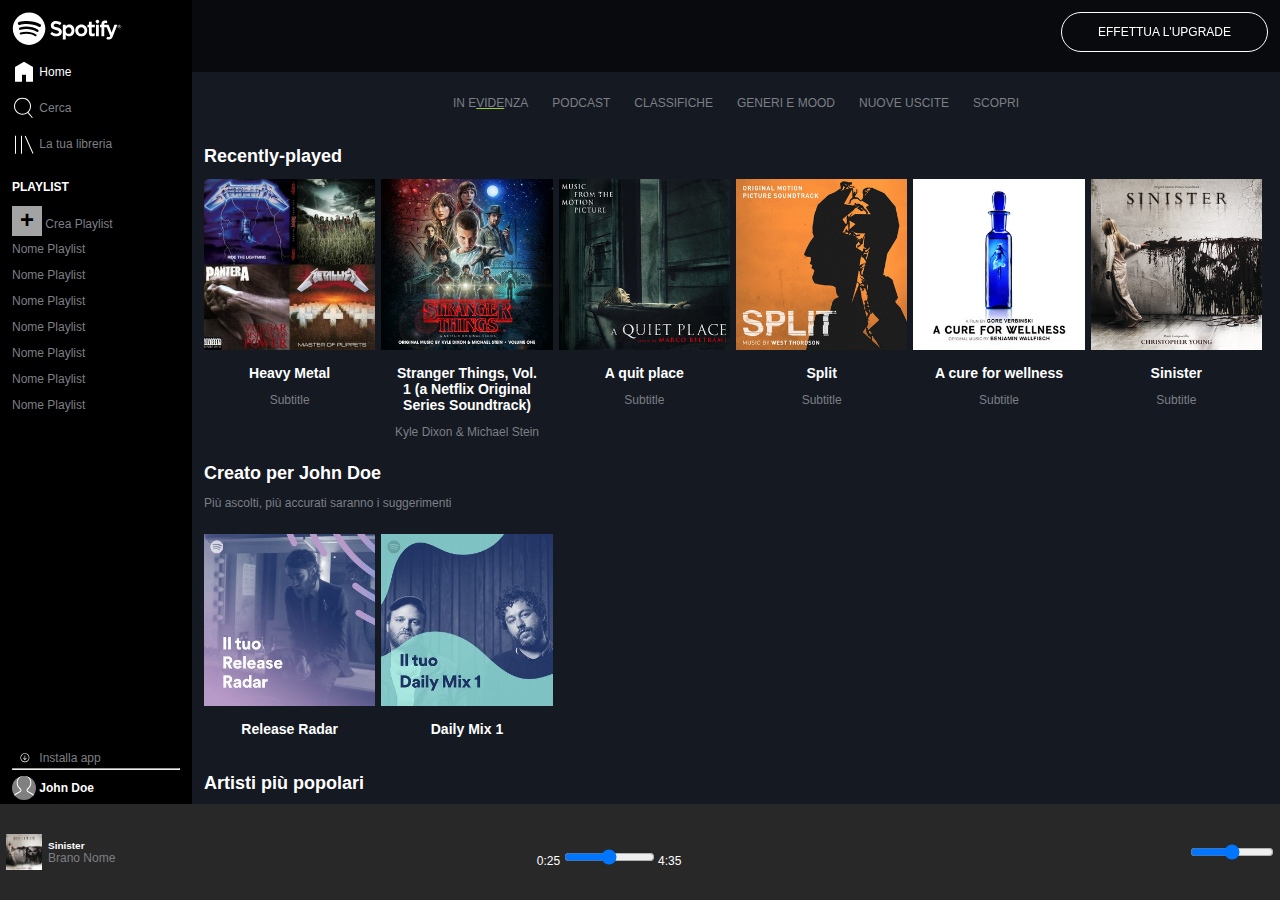
<file: index.html>
<!DOCTYPE html>
<html lang="en">
    <head>
        <meta charset="UTF-8">
        <meta http-equiv="X-UA-Compatible" content="IE=edge">
        <meta name="viewport" content="width=device-width, initial-scale=1.0">
        <title>Spotify</title>
        <link rel="icon" href="img/logo-small.svg" sizes="16x16 24x24 32x32 48x48 64x64 128x128">
        <link rel="stylesheet" href="css/style.css">
        <link rel="stylesheet" href="https://cdnjs.cloudflare.com/ajax/libs/font-awesome/6.2.1/css/all.min.css" integrity="sha512-MV7K8+y+gLIBoVD59lQIYicR65iaqukzvf/nwasF0nqhPay5w/9lJmVM2hMDcnK1OnMGCdVK+iQrJ7lzPJQd1w==" crossorigin="anonymous" referrerpolicy="no-referrer" />
    </head>

    <body>
        <main class="d-flex hidden">
            <aside>
                <div id="aside-top" class="hidden d-flex column">
                    <div id="logo">
                        <img src="img/logo.svg" alt="logo">
                    </div>
                    <div id="menu-ab" class="hidden">
                        <img id="logo-small" src="img/logo-small.svg" alt="logo">
                        <a href="#">
                            <img class="menu-icon" src="img/home.svg" alt="home">
                            <span class="f-bianco">Home</span>
                        </a>
                        <a href="#">
                            <img class="menu-icon" src="img/search.svg" alt="search">
                            <span class="f-gscuro">Cerca</span>
                        </a>
                        <a href="#">
                            <img class="menu-icon" src="img/libreria.svg" alt="library">
                            <span class="f-gscuro">La tua libreria</span>
                        </a>
                    </div>
                    <div id="playlist" class="hidden column">
                        <h4 class="f-bianco">PLAYLIST</h4>
                        <a href="#">
                            <div id="plus">+</div>
                            <span class="f-gscuro">Crea Playlist</span>
                        </a>
                        <ul>
                            <li><a class="f-gscuro" href="#">Nome Playlist</a></li>
                            <li><a class="f-gscuro" href="#">Nome Playlist</a></li>
                            <li><a class="f-gscuro" href="#">Nome Playlist</a></li>
                            <li><a class="f-gscuro" href="#">Nome Playlist</a></li>
                            <li><a class="f-gscuro" href="#">Nome Playlist</a></li>
                            <li><a class="f-gscuro" href="#">Nome Playlist</a></li>
                            <li><a class="f-gscuro" href="#">Nome Playlist</a></li>
                        </ul>
                    </div>
                </div>
                <div id="aside-bottom">
                    <a href="#">
                        <img class="download menu-icon" src="img/download.svg" alt="download">
                        <span class="f-gscuro">Installa app</span>
                    </a>
                    <hr>
                    <a href="#">
                        <img class="rounded menu-icon" src="img/profile.svg" alt="profile">
                        <h4 class="f-bianco">John Doe</h4>
                    </a>
                </div>
            </aside>
            <div class="cta">
                <a class="button f-bianco" href="#">EFFETTUA L'UPGRADE</a>
            </div>
            <div class="content">
                <nav>
                    <ul class="d-flex wrap nav-main">
                        <li><a class="f-gscuro" href="#">IN E<u>VIDE</u>NZA</a></li>
                        <li><a class="f-gscuro" href="#">PODCAST</a></li>
                        <li><a class="f-gscuro" href="#">CLASSIFICHE</a></li>
                        <li><a class="f-gscuro" href="#">GENERI E MOOD</a></li>
                        <li><a class="f-gscuro" href="#">NUOVE USCITE</a></li>
                        <li><a class="f-gscuro" href="#">SCOPRI</a></li>
                    </ul>
                </nav>
                <section id="recently-played">
                    <h2 class="f-bianco">Recently-played</h2>
                    <ul class="songs d-flex wrap">
                        <li class="album">
                            <div class="over">
                                <img src="img/metal_lifting.jpg" alt="metal">
                                <div class="overlay"><i class="fa-regular fa-circle-play f-bianco"></i></div>
                            </div>                            
                            <h3 class="f-bianco">Heavy Metal</h3>
                            <span class="f-gscuro">Subtitle</span>
                        </li>
                        <li class="album">
                            <div class="over">
                                <img src="img/stranger.jpeg" alt="stranger things">
                                <div class="overlay"><i class="fa-regular fa-circle-play f-bianco"></i></div>
                            </div>  
                            <h3 class="f-bianco">Stranger Things, Vol. 1 (a Netflix Original Series Soundtrack)</h3>
                            <span class="f-gscuro">Kyle Dixon & Michael Stein</span>
                        </li>
                        <li class="album">
                            <div class="over">
                                <img src="img/aquietplace.jpeg" alt="a quiet place">
                                <div class="overlay"><i class="fa-regular fa-circle-play f-bianco"></i></div>
                            </div> 
                            <h3 class="f-bianco">A quit place</h3>
                            <span class="f-gscuro">Subtitle</span>
                        </li>
                        <li class="album">
                            <div class="over">
                                <img src="img/split.jpeg" alt="split">
                                <div class="overlay"><i class="fa-regular fa-circle-play f-bianco"></i></div>
                            </div>
                            <h3 class="f-bianco">Split</h3>
                            <span class="f-gscuro">Subtitle</span>
                        </li>
                        <li class="album">
                            <div class="over">
                                <img src="img/cure.jpeg" alt="A cure for wellness">
                                <div class="overlay"><i class="fa-regular fa-circle-play f-bianco"></i></div>
                            </div>
                            <h3 class="f-bianco">A cure for wellness</h3>
                            <span class="f-gscuro">Subtitle</span>
                        </li>
                        <li class="album">
                            <div class="over">
                                <img src="img/sinister.jpeg" alt="Sinister">
                                <div class="overlay"><i class="fa-regular fa-circle-play f-bianco"></i></div>
                            </div>
                            <h3 class="f-bianco">Sinister</h3>
                            <span class="f-gscuro">Subtitle</span>
                        </li>
                    </ul>
                </section>
                <section id="creato-per">
                    <h2 class="f-bianco">Creato per John Doe</h2>
                    <p class="f-gscuro">Più ascolti, più accurati saranno i suggerimenti</p>
                    <ul class="songs d-flex wrap">
                        <li class="album">
                            <div class="over">
                                <img src="img/radar.jpeg" alt="Release Radar">
                                <div class="overlay"><i class="fa-regular fa-circle-play f-bianco"></i></div>
                            </div>
                            <h3 class="f-bianco">Release Radar</h3>
                        </li>
                        <li class="album">
                            <div class="over">
                                <img src="img/mixdaily.jpeg" alt="Daily Mix 1">
                                <div class="overlay"><i class="fa-regular fa-circle-play f-bianco"></i></div>
                            </div>
                            <h3 class="f-bianco">Daily Mix 1</h3>
                        </li>
                    </ul>
                </section>
                <section id="artisti-popolari">
                    <h2 class="f-bianco">Artisti più popolari</h2>
                    <p class="f-gscuro">Più ascolti, più accurati saranno i suggerimenti</p>
                    <ul class="songs d-flex wrap">
                        <li class="album">
                            <div class="over">
                                <img class="rounded" src="img/youg.jpeg" alt="Lana Del Rey">
                                <div class="overlay rounded"><i class="fa-regular fa-circle-play f-bianco"></i></div>
                            </div>
                            <h3 class="f-bianco">Lana Del Rey</h3>
                        </li>
                        <li class="album">
                            <div class="over">
                                <img  class="rounded" src="img/einaudi.jpeg" alt="Ludovico Einaudi">
                                <div class="overlay rounded"><i class="fa-regular fa-circle-play f-bianco"></i></div>
                            </div>
                            <h3 class="f-bianco">Ludovico Einaudi</h3>
                        </li>
                    </ul>
                </section>
            </div>
        </main>
        <footer class="d-flex between center">
            <div id="footer-left" class="d-flex between center">
                <img src="img/sinister.jpeg" alt="sinister">
                <div class="f-gscuro">
                    <h5 class="f-bianco">Sinister</h5>
                    Brano Nome
                </div>
                <div>
                    <i class="fa-regular fa-heart f-gscuro"></i>
                    <i class="fa-regular fa-folder f-gscuro"></i>
                </div>
            </div>
            <div id="footer-center" class="f-bianco d-flex column">
                <div class="bottoni d-flex between center">
                    <i class="fa-solid fa-shuffle"></i>
                    <i class="fa-solid fa-backward-step"></i>
                    <i class="fa-regular fa-circle-play"></i>
                    <i class="fa-solid fa-forward-step"></i>
                    <i class="fa-solid fa-rotate-right"></i>
                </div>

                <div>
                    <span class="f-bianco">0:25</span>
                    <input type="range">
                    <span class="f-bianco">4:35</span>
                </div>

            </div>
            <div id="footer-right" class="f-bianco d-flex between">
                <div>
                    <i class="fa-solid fa-list"></i>
                    <i class="fa-solid fa-desktop"></i>
                    <i class="fa-solid fa-volume-high"></i>
                </div>
                <input type="range">
            </div>
        </footer>
    </body>
</html>
</file>
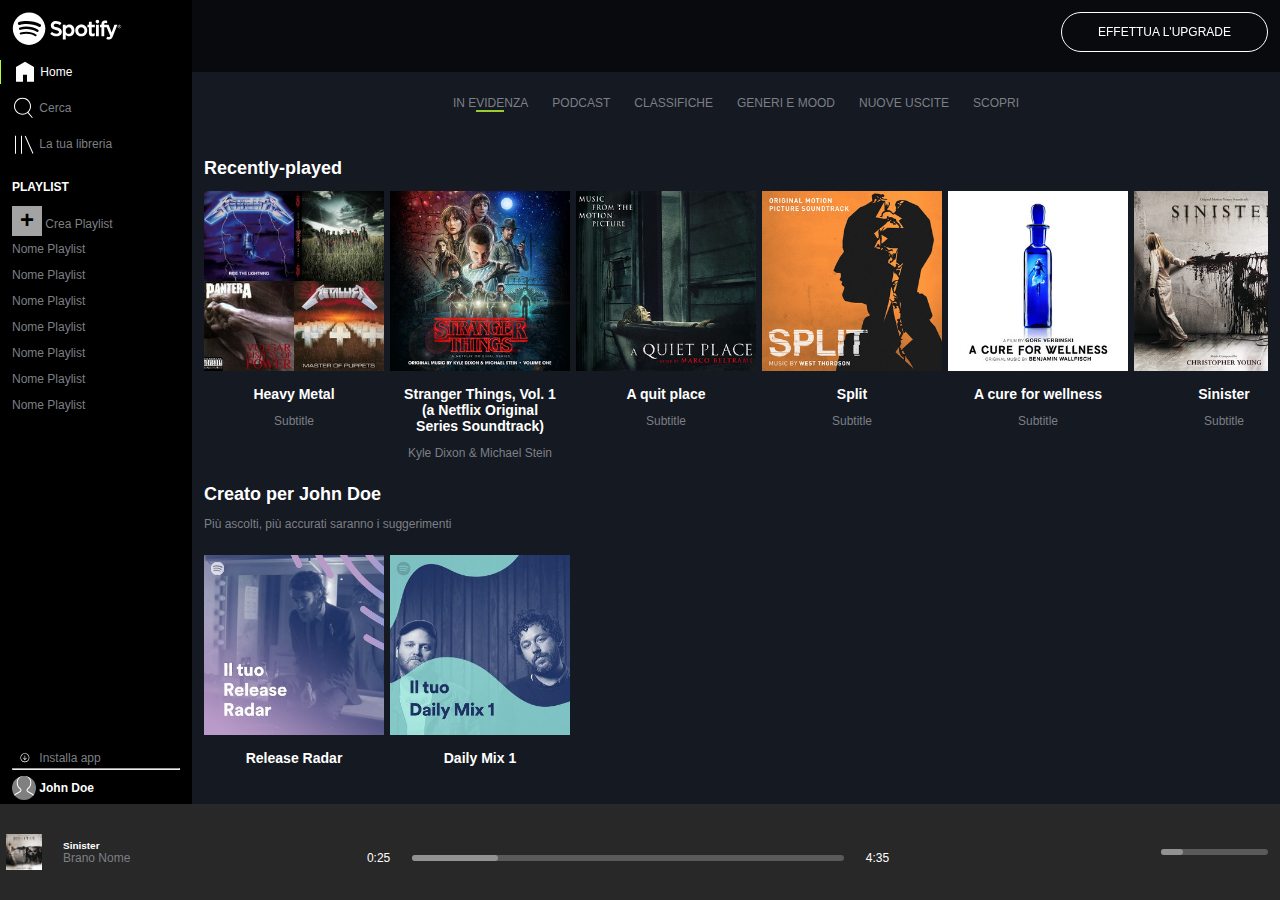
<file: Bonus/index.html>
<!DOCTYPE html>
<html lang="en">
    <head>
        <meta charset="UTF-8">
        <meta http-equiv="X-UA-Compatible" content="IE=edge">
        <meta name="viewport" content="width=device-width, initial-scale=1.0">
        <title>Spotify</title>
        <link rel="icon" href="img/logo-small.svg" sizes="16x16 24x24 32x32 48x48 64x64 128x128">
        <link rel="stylesheet" href="css/style.css">
        <link rel="stylesheet" href="https://cdnjs.cloudflare.com/ajax/libs/font-awesome/6.2.1/css/all.min.css" integrity="sha512-MV7K8+y+gLIBoVD59lQIYicR65iaqukzvf/nwasF0nqhPay5w/9lJmVM2hMDcnK1OnMGCdVK+iQrJ7lzPJQd1w==" crossorigin="anonymous" referrerpolicy="no-referrer" />
    </head>

    <body>
        <main class="d-flex hidden">
            <aside>
                <div id="aside-top" class="hidden d-flex column">
                    <div id="logo">
                        <img src="img/logo.svg" alt="logo">
                    </div>
                    <div id="menu-ab" class="hidden">
                        <img id="logo-small" src="img/logo-small.svg" alt="logo">
                        <a href="#">
                            <img class="menu-icon" src="img/home.svg" alt="home">
                            <span class="f-bianco">Home</span>
                        </a>
                        <a href="#">
                            <img class="menu-icon" src="img/search.svg" alt="search">
                            <span class="f-gscuro">Cerca</span>
                        </a>
                        <a href="#">
                            <img class="menu-icon" src="img/libreria.svg" alt="library">
                            <span class="f-gscuro">La tua libreria</span>
                        </a>
                    </div>
                    <div id="playlist" class="hidden column">
                        <h4 class="f-bianco">PLAYLIST</h4>
                        <a href="#">
                            <div id="plus">+</div>
                            <span class="f-gscuro">Crea Playlist</span>
                        </a>
                        <ul>
                            <li><a class="f-gscuro" href="#">Nome Playlist</a></li>
                            <li><a class="f-gscuro" href="#">Nome Playlist</a></li>
                            <li><a class="f-gscuro" href="#">Nome Playlist</a></li>
                            <li><a class="f-gscuro" href="#">Nome Playlist</a></li>
                            <li><a class="f-gscuro" href="#">Nome Playlist</a></li>
                            <li><a class="f-gscuro" href="#">Nome Playlist</a></li>
                            <li><a class="f-gscuro" href="#">Nome Playlist</a></li>
                        </ul>
                    </div>
                </div>
                <div id="aside-bottom">
                    <a href="#">
                        <img class="download menu-icon" src="img/download.svg" alt="download">
                        <span class="f-gscuro">Installa app</span>
                    </a>
                    <hr>
                    <a href="#">
                        <img class="rounded menu-icon" src="img/profile.svg" alt="profile">
                        <h4 class="f-bianco">John Doe</h4>
                    </a>
                </div>
            </aside>
            <div class="cta">
                <a class="button f-bianco scale" href="#">EFFETTUA L'UPGRADE</a>
            </div>
            <div class="content">
                <nav>
                    <ul class="d-flex wrap nav-main">
                        <li><a class="f-gscuro" href="#">IN E<div>VIDE</div>NZA</a></li>
                        <li><a class="f-gscuro" href="#">PODCAST</a></li>
                        <li><a class="f-gscuro" href="#">CLASSIFICHE</a></li>
                        <li><a class="f-gscuro" href="#">GENERI E MOOD</a></li>
                        <li><a class="f-gscuro" href="#">NUOVE USCITE</a></li>
                        <li><a class="f-gscuro" href="#">SCOPRI</a></li>
                    </ul>
                </nav>
                <section id="recently-played" class="hidden">
                    <h2 class="f-bianco">Recently-played</h2>
                    <ul class="songs d-flex">
                        <li class="album scale">
                            <div class="over">
                                <img src="img/metal_lifting.jpg" alt="metal">
                                <div class="overlay"><i class="fa-regular fa-circle-play f-bianco"></i></div>
                            </div>                            
                            <h3 class="f-bianco">Heavy Metal</h3>
                            <span class="f-gscuro">Subtitle</span>
                        </li>
                        <li class="album  scale">
                            <div class="over">
                                <img src="img/stranger.jpeg" alt="stranger things">
                                <div class="overlay"><i class="fa-regular fa-circle-play f-bianco"></i></div>
                            </div>  
                            <h3 class="f-bianco">Stranger Things, Vol. 1 (a Netflix Original Series Soundtrack)</h3>
                            <span class="f-gscuro">Kyle Dixon & Michael Stein</span>
                        </li>
                        <li class="album  scale">
                            <div class="over">
                                <img src="img/aquietplace.jpeg" alt="a quiet place">
                                <div class="overlay"><i class="fa-regular fa-circle-play f-bianco"></i></div>
                            </div> 
                            <h3 class="f-bianco">A quit place</h3>
                            <span class="f-gscuro">Subtitle</span>
                        </li>
                        <li class="album  scale">
                            <div class="over">
                                <img src="img/split.jpeg" alt="split">
                                <div class="overlay"><i class="fa-regular fa-circle-play f-bianco"></i></div>
                            </div>
                            <h3 class="f-bianco">Split</h3>
                            <span class="f-gscuro">Subtitle</span>
                        </li>
                        <li class="album  scale">
                            <div class="over">
                                <img src="img/cure.jpeg" alt="A cure for wellness">
                                <div class="overlay"><i class="fa-regular fa-circle-play f-bianco"></i></div>
                            </div>
                            <h3 class="f-bianco">A cure for wellness</h3>
                            <span class="f-gscuro">Subtitle</span>
                        </li>
                        <li class="album  scale">
                            <div class="over">
                                <img src="img/sinister.jpeg" alt="Sinister">
                                <div class="overlay"><i class="fa-regular fa-circle-play f-bianco"></i></div>
                            </div>
                            <h3 class="f-bianco">Sinister</h3>
                            <span class="f-gscuro">Subtitle</span>
                        </li>
                    </ul>
                </section>
                <section id="creato-per">
                    <h2 class="f-bianco">Creato per John Doe</h2>
                    <p class="f-gscuro">Più ascolti, più accurati saranno i suggerimenti</p>
                    <ul class="songs d-flex">
                        <li class="album  scale">
                            <div class="over">
                                <img src="img/radar.jpeg" alt="Release Radar">
                                <div class="overlay"><i class="fa-regular fa-circle-play f-bianco"></i></div>
                            </div>
                            <h3 class="f-bianco">Release Radar</h3>
                        </li>
                        <li class="album  scale">
                            <div class="over">
                                <img src="img/mixdaily.jpeg" alt="Daily Mix 1">
                                <div class="overlay"><i class="fa-regular fa-circle-play f-bianco"></i></div>
                            </div>
                            <h3 class="f-bianco">Daily Mix 1</h3>
                        </li>
                    </ul>
                </section>
                <section id="artisti-popolari">
                    <h2 class="f-bianco">Artisti più popolari</h2>
                    <p class="f-gscuro">Più ascolti, più accurati saranno i suggerimenti</p>
                    <ul class="songs d-flex">
                        <li class="album  scale">
                            <div class="over">
                                <img class="rounded" src="img/youg.jpeg" alt="Lana Del Rey">
                                <div class="overlay rounded"><i class="fa-regular fa-circle-play f-bianco"></i></div>
                            </div>
                            <h3 class="f-bianco">Lana Del Rey</h3>
                        </li>
                        <li class="album  scale">
                            <div class="over">
                                <img  class="rounded" src="img/einaudi.jpeg" alt="Ludovico Einaudi">
                                <div class="overlay rounded"><i class="fa-regular fa-circle-play f-bianco"></i></div>
                            </div>
                            <h3 class="f-bianco">Ludovico Einaudi</h3>
                        </li>
                    </ul>
                </section>
            </div>
        </main>
        <footer class="d-flex between center">
            <div id="footer-left" class="d-flex between center">
                <img src="img/sinister.jpeg" alt="sinister">
                <div class="f-gscuro">
                    <h5 class="f-bianco">Sinister</h5>
                    Brano Nome
                </div>
                <div>
                    <i class="fa-regular fa-heart f-gscuro"></i>
                    <i class="fa-regular fa-folder f-gscuro"></i>
                </div>
            </div>
            <div id="footer-center" class="f-bianco d-flex column">
                <div class="bottoni d-flex between center">
                    <i class="fa-solid fa-shuffle"></i>
                    <i class="fa-solid fa-backward-step"></i>
                    <i class="fa-regular fa-circle-play scale"></i>
                    <i class="fa-solid fa-forward-step"></i>
                    <i class="fa-solid fa-rotate-right"></i>
                </div>

                <div class="footer-slider d-flex center">
                    <div class="f-bianco">0:25</div>
                    <div class="slider">
                        <div class="timing">
                            <div class="point"></div>
                        </div>
                    </div>
                    <div class="f-bianco">4:35</div>
                </div>

            </div>
            <div id="footer-right" class="f-bianco d-flex between center">
                <div class="footer-right-icon">
                    <i class="fa-solid fa-list"></i>
                    <i class="fa-solid fa-desktop"></i>
                    <i class="fa-solid fa-volume-high"></i>
                </div>
                <div class="slider">
                    <div class="timing">
                        <div class="point"></div>
                    </div>
                </div>
            </div>
        </footer>
    </body>
</html>
</file>
<file: css/style.css>
*{
   padding: 0;
   margin: 0;
   box-sizing: border-box;
   font-family: sans-serif;
}

html{
   font-size: 12px;
}

.d-flex{
   display: flex;
}

.wrap{
   flex-wrap: wrap;
}

.column{
   flex-direction: column;
}

.between{
   justify-content: space-between;
}

.center{
   align-items: center;
}

.hidden{
   overflow-y: hidden;
}

.f-bianco{
   color: white;
}

.f-gscuro{
   color: #7D7F84;
}

ul{
   list-style: none;
}

a{
   text-decoration: none;
}

img{
   width: 100%;
}

.rounded{
   object-fit: cover;
   border-radius: 50%;
}

a:hover, i:hover{
   color: white;
}

/* ----- ASIDE ----- */
aside{
   background-color: #000000;
   min-height: 40rem;
   width: 4rem;
}

#aside-top{
   height: calc(100% - 7rem);
}

#aside-top > div,#aside-bottom{
   padding: 1rem;
}

#playlist, aside span, aside h4, hr, #logo{
   display: none;
}

#aside-bottom a{
   height: 2rem;
   padding: 0.5rem 0;
   display: inline-block;
}

#aside-bottom .download{
   width: 2rem;
   display: inline-block;
}

#aside-bottom .rounded{
   background-color: #808080;
   height: 2rem;
   width: 2rem;
}

/* ----- MAIN ----- */

main{
   background-color: #141922;
   height: calc(100vh - 8rem);
}

.cta{
   background-color: rgba(0, 0, 0, 0.6);
   height: 6rem;
   width: calc(100% - 4rem);
   position: fixed;
   top: 0;
   right: 0;
}

.button{
   position: absolute;
   border-radius: 60px;
   padding: 1rem 3rem;
   border: solid 1px white;
   right: 1rem;
   top: 1rem;
 }

.content{
   margin-top: 6rem;
   overflow-y: scroll;
}

.nav-main{
   margin: 1rem;
   justify-content: center;
}

.nav-main li{
   display: inline-block;
   padding: 1rem;
}

u{
   text-decoration-color: yellowgreen;
}

/* ----- SECTION ----- */

section{
   margin: 2rem 1rem;
}

section .album{
   width: calc(100% / 2 - 0.5rem);  
   text-align: center;
}

section h2{
   margin: 1rem 0;
}

.album span{
   display: inline-block;
}

.songs{
   gap: 0.5rem;
}

.album h3{
   padding: 1rem;
}

section p{
   margin-bottom: 2rem;
}

.over{
   position: relative;
}

.overlay{
   display: none;
   position: absolute;
   top: 0;
   right: 0;
   height: 100%;
   width: 100%;
   background-color: rgba(0, 0, 0, 0.5);
}

.overlay .fa-circle-play{
   font-size: 5rem;
   position: absolute;
   top: 50%;
   left: 50%;
   transform: translate(-50%, -50%);
}

.over:hover .overlay{
   display: inline-block;
}

/* ----- FOOTER ----- */

footer{
   background-color: #282828;
   height: 8rem;
}

footer div {
   padding: 0.5rem;
}

#footer-left{
   width: 13rem;
   height: 5rem;
}

#footer-left img{
   width: 3rem;
}

#footer-left h5{
   width: 7.5rem;
}

#footer-center{
   width: 50%;
   align-items: center;
}

.bottoni{
   width: 21rem;
   text-align: center;
}

footer .bottoni i{
   font-size: 1.5rem;
}

footer .bottoni .fa-circle-play{
   font-size: 2.5rem;
}

input{
   width: 50%;
}

#footer-right{
   width: 15rem;
}

#footer-right i{
   padding: 3px;
}


/* ----- SCHERMI S ----- */
@media screen and (min-width: 768px){
     
  
   aside{
      width: 16rem;
   }

   aside span, aside h4{
      display: inline-block;
   }
      
   #logo{
      display: inline-block;
      width: 70%;
      padding-bottom: 2rem;
   }

   #logo-small{
      display: none;
   }
   
   #aside-top {
      height: calc(100% - 6rem);
    }

   /* ----- MENU-AB ----- */
   
   #aside-top #menu-ab{
      padding: 0;
   }
   
   #menu-ab a, #aside a{
      height: 2rem;
      width: 80%;
      margin-bottom: 1rem;
      display: inline-block;
   }
   
   #menu-ab a:first-child{
      border-left: solid 1px greenyellow;
   }
   
   .menu-icon{
      height: 100%;
      width: auto;
      vertical-align: middle;
      padding-left: 1rem;
   }
   
   #menu-ab span, #aside-bottom span, #aside-bottom h4{
      display: inline-block;
      vertical-align: middle;
   }

   #aside-bottom .menu-icon{
      padding: 0;
   }
   
   /* ----- PLAYLIST ----- */

   #playlist{
      display: flex;
   }
   
   #playlist h4{
      padding-bottom: 1rem;
   }
   
   #playlist ul{
      max-height: 200px;
      overflow-y: scroll;
   }
   
   #plus{
      height: 2.5rem;
      width: 2.5rem;
      font-size: 2rem;
      font-weight: bold;
      text-align: center;
      color: black;
      background-color: #A3A3A3;
      display: inline-block;
   }
   
   #playlist li{
      padding: 0.5rem 0;
   }

   hr{
      display: block;
   }
  
   .content, .cta{
      width: calc(100% - 16rem);
   }
}

/* ----- SCHERMI MD ----- */
@media screen and (min-width: 992px){

   section .album{
      width: calc(100% / 4 - 0.5rem);  
   }
}

/* ----- SCHERMI LG ----- */
@media screen and (min-width: 1200px){

   section .album{
      width: calc(100% / 6 - 0.5rem);  
   }
}
</file>
<file: Bonus/css/style.css>
*{
   padding: 0;
   margin: 0;
   box-sizing: border-box;
   font-family: sans-serif;
}

html{
   font-size: 12px;
}

.d-flex{
   display: flex;
}

.wrap{
   flex-wrap: wrap;
}

.column{
   flex-direction: column;
}

.between{
   justify-content: space-between;
}

.center{
   align-items: center;
}

.hidden{
   overflow-y: hidden;
}

.f-bianco{
   color: white;
}

.f-gscuro{
   color: #7D7F84;
}

ul{
   list-style: none;
}

a{
   text-decoration: none;
}

img{
   width: 100%;
}

.rounded{
   object-fit: cover;
   border-radius: 50%;
}

a:hover, i:hover, a span:hover{
   color: white;
}

.scale:hover{
   transform: scale(1.2) ;
   transition: transform 0.3s;
   z-index: 2;
}

/* ----- ASIDE ----- */
aside{
   background-color: #000000;
   min-height: 40rem;
   width: 4rem;
}

#aside-top{
   height: calc(100% - 7rem);
}

#aside-top > div,#aside-bottom{
   padding: 1rem;
}

#playlist, aside span, aside h4, hr, #logo{
   display: none;
}

#aside-bottom a{
   height: 2rem;
   padding: 0.5rem 0;
   display: inline-block;
}

#aside-bottom .download{
   width: 2rem;
   display: inline-block;
}

#aside-bottom .rounded{
   background-color: #808080;
   height: 2rem;
   width: 2rem;
}

/* ----- MAIN ----- */

main{
   background-color: #141922;
   height: calc(100vh - 8rem);
}

.cta{
   background-color: rgba(0, 0, 0, 0.6);
   height: 6rem;
   width: calc(100% - 4rem);
   position: fixed;
   top: 0;
   right: 0;
}

.button{
   position: absolute;
   border-radius: 60px;
   padding: 1rem 3rem;
   border: solid 1px white;
   right: 1rem;
   top: 1rem;
 }

.content{
   margin-top: 6rem;
   overflow: auto;
}

.nav-main{
   margin: 1rem;
   justify-content: center;
}

.nav-main li{
   padding: 1rem;
}

.nav-main li div{
   border-bottom: solid 2px yellowgreen;
   display: inline;
}

/* ----- SECTION ----- */

section{
   margin: 2rem 1rem;
}

section ul{
   overflow: scroll;
}

section .album{
   width: 15rem;
   text-align: center;
   flex-shrink: 0;
}

section h2{
   margin: 1rem 0;
}

.album span{
   display: inline-block;
}

.songs{
   gap: 0.5rem;
}

.album h3{
   padding: 1rem;
}

section p{
   margin-bottom: 2rem;
}

.over{
   position: relative;
}

.overlay{
   display: none;
   position: absolute;
   top: 0;
   right: 0;
   height: 100%;
   width: 100%;
   background-color: rgba(0, 0, 0, 0.5);
}

.overlay .fa-circle-play{
   font-size: 5rem;
   position: absolute;
   top: 50%;
   left: 50%;
   transform: translate(-50%, -50%);
}

.over:hover .overlay{
   display: inline-block;
}

/* ----- FOOTER ----- */

footer{
   background-color: #282828;
   height: 8rem;
}

footer div {
   padding: 0.5rem;
}

#footer-left{
   width: 16rem;
   height: 5rem;
}

#footer-left img{
   width: 3rem;
}

#footer-left h5{
   width: 7.5rem;
}

#footer-center{
   width: 50%;
   align-items: center;
}

.bottoni{
   width: 21rem;
   text-align: center;
}

footer .bottoni i{
   font-size: 1.5rem;
}

footer .bottoni .fa-circle-play{
   font-size: 2.5rem;
}

.footer-slider{
   width: 90%;
}

.footer-slider .f-bianco{
   width: 10%;
   text-align: center;
}

.slider{
   width: 80%;
   display: inline-block;
   background-color: #5A5A5A;
   height: 0.5rem;
   border-radius: 0.5rem;
   margin: 0 0.5rem;
   position: relative;
   padding: 0;
}

.timing{
   position: absolute;
   top: 0;
   left: 0;
   bottom: 0;
   right: 80%;
   background-color: #929292;
   padding: 0;
   border-radius: 0.5rem;

}

.point{
   background-color: white;
   height: 8px;
   width: 8px;
   border-radius: 8px;
   position: absolute;
   top: -3px;
   right: 0;
   display: none;
}

#footer-right .slider{
   width: 60%;
}

.slider:hover .point{
   display: block;
}

.slider:hover .timing{
   background-color: greenyellow;
}

input{
   width: 50%;
}

#footer-right{
   width: 18rem;
}

.footer-right-icon{
   width: 8rem;
}

#footer-right i{
   padding: 3px;
}


/* ----- SCHERMI S ----- */
@media screen and (min-width: 768px){
     
  
   aside{
      width: 16rem;
   }

   aside span, aside h4{
      display: inline-block;
   }
      
   #logo{
      display: inline-block;
      width: 70%;
      padding-bottom: 2rem;
   }

   #logo-small{
      display: none;
   }
   
   #aside-top {
      height: calc(100% - 6rem);
    }

   /* ----- MENU-AB ----- */
   
   #aside-top #menu-ab{
      padding: 0;
   }
   
   #menu-ab a, #aside a{
      height: 2rem;
      width: 80%;
      margin-bottom: 1rem;
      display: inline-block;
   }
   
   #menu-ab a:first-of-type{
      border-left: solid 1px greenyellow;
   }
   
   .menu-icon{
      height: 100%;
      width: auto;
      vertical-align: middle;
      padding-left: 1rem;
   }
   
   #menu-ab span, #aside-bottom span, #aside-bottom h4{
      display: inline-block;
      vertical-align: middle;
   }

   #aside-bottom .menu-icon{
      padding: 0;
   }
   
   /* ----- PLAYLIST ----- */

   #playlist{
      display: flex;
   }
   
   #playlist h4{
      padding-bottom: 1rem;
   }
   
   #playlist ul{
      max-height: 200px;
      overflow-y: scroll;
   }
   
   #plus{
      height: 2.5rem;
      width: 2.5rem;
      font-size: 2rem;
      font-weight: bold;
      text-align: center;
      color: black;
      background-color: #A3A3A3;
      display: inline-block;
   }
   
   #playlist li{
      padding: 0.5rem 0;
   }

   hr{
      display: block;
   }
  
   .content, .cta{
      width: calc(100% - 16rem);
   }
}

/* ----- SCHERMI MD ----- */
@media screen and (min-width: 992px){

   
}

/* ----- SCHERMI LG ----- */
@media screen and (min-width: 1200px){

   
}

@media screen and (max-height: 800px){

   .cta{
      display: none;
   }   

   .content{
      margin-top: 0;
   }
}
</file>
